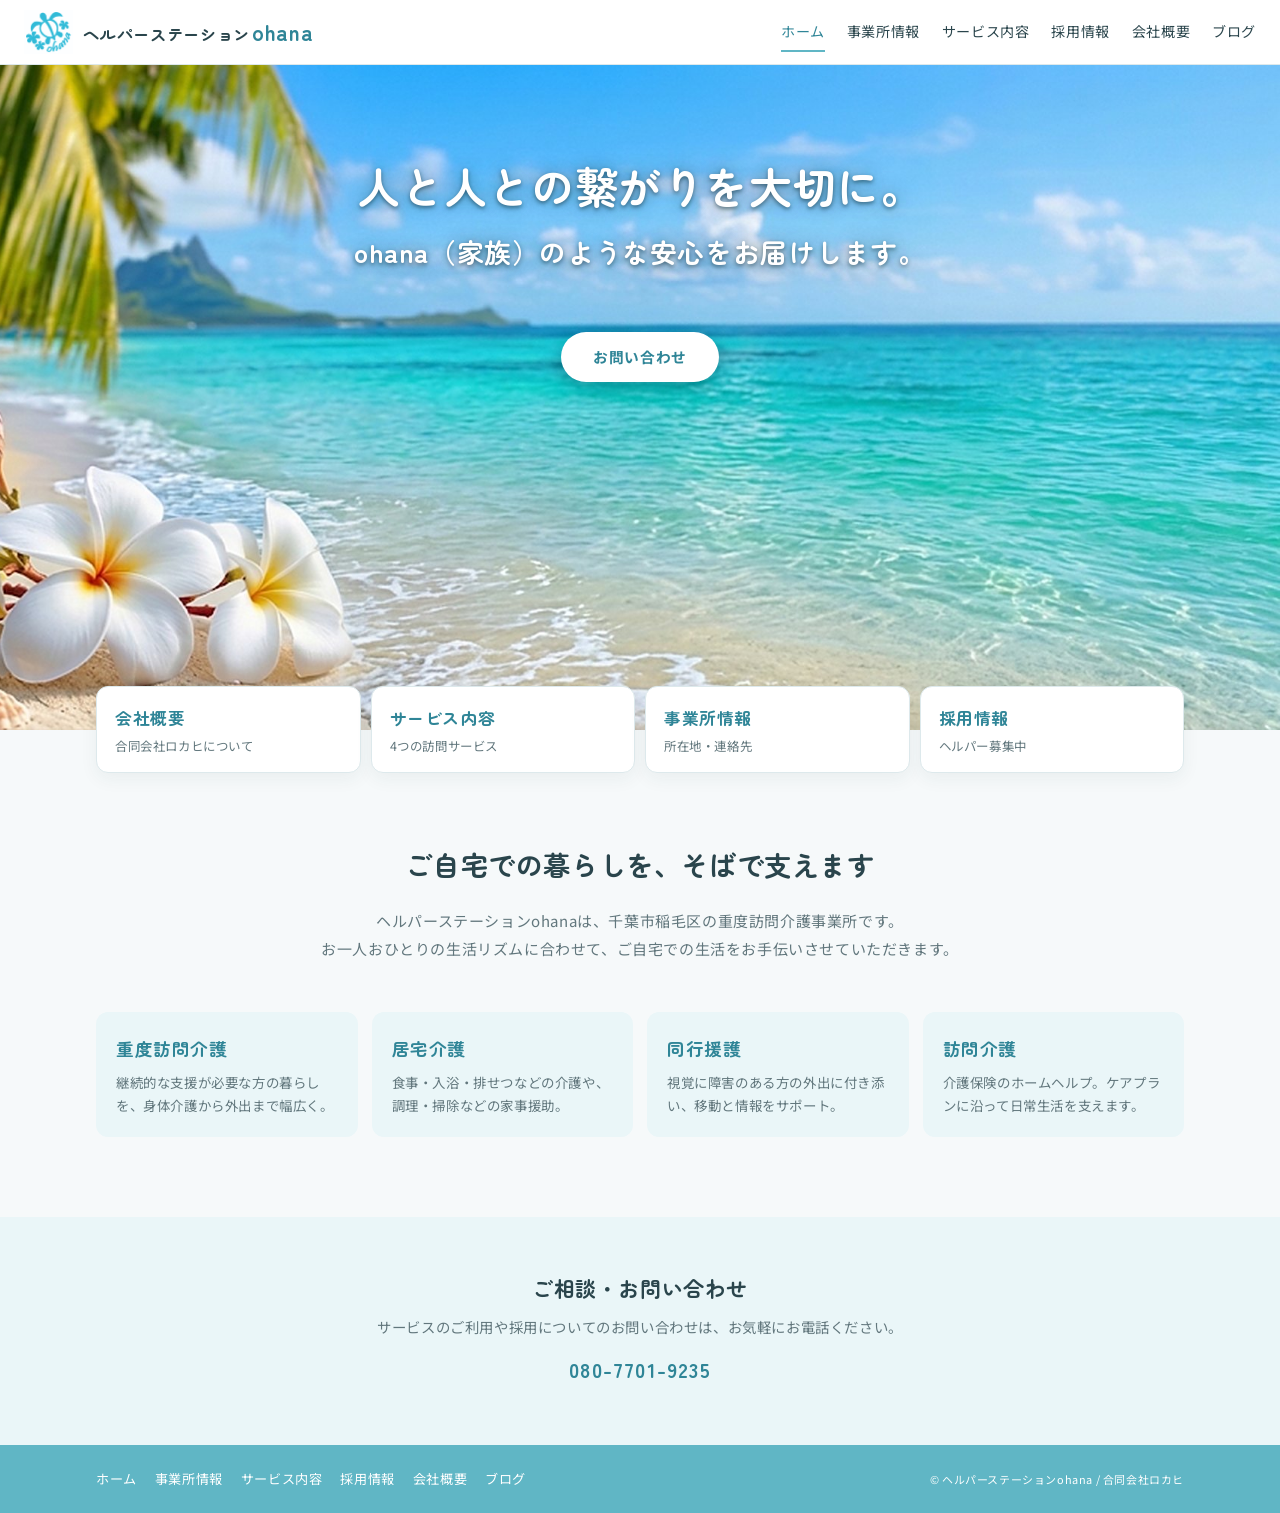
<file: index.html>
<!doctype html>
<html lang="ja">
<head>
<meta charset="utf-8">
<meta name="viewport" content="width=device-width, initial-scale=1, viewport-fit=cover">
<title>ヘルパーステーションohana｜千葉市稲毛区の重度訪問介護</title>
<meta name="description" content="千葉市稲毛区の重度訪問介護事業所「ヘルパーステーションohana」。お一人おひとりの生活リズムに合わせて、ご自宅での生活をお手伝いします。">
<meta property="og:type" content="website">
<meta property="og:site_name" content="ヘルパーステーションohana">
<meta property="og:title" content="ヘルパーステーションohana｜千葉市稲毛区の重度訪問介護">
<meta property="og:description" content="千葉市稲毛区の重度訪問介護事業所「ヘルパーステーションohana」。お一人おひとりの生活リズムに合わせて、ご自宅での生活をお手伝いします。">
<meta property="og:image" content="https://lokahi-care.com/assets/img/hero.jpg">
<link rel="icon" href="assets/img/favicon.png" type="image/png">
<link rel="apple-touch-icon" href="assets/img/apple-touch-icon.png">
<link rel="preconnect" href="https://fonts.googleapis.com">
<link rel="preconnect" href="https://fonts.gstatic.com" crossorigin>
<link rel="stylesheet" href="https://fonts.googleapis.com/css2?family=Zen+Maru+Gothic:wght@500;700&family=Noto+Sans+JP:wght@400;500;700&display=swap">
<link rel="stylesheet" href="assets/css/style.css">
</head>
<body>
<header class="site-header">
  <div class="wrap">
    <a class="brand" href="index.html"><img src="assets/img/logo.png" alt="" width="50" height="45"><span class="brand-name">ヘルパーステーション<b>ohana</b></span></a>
    <button class="menu-btn" id="menuBtn" type="button" aria-expanded="false" aria-controls="gnav">メニュー</button>
    <nav class="gnav" id="gnav" aria-label="メインメニュー">
      <a href="index.html" aria-current="page">ホーム</a>
      <a href="office.html">事業所情報</a>
      <a href="service.html">サービス内容</a>
      <a href="recruit.html">採用情報</a>
      <a href="company.html">会社概要</a>
      <a href="blog.html">ブログ</a>
    </nav>
  </div>
</header>

<main>
  <section class="hero">
    <div class="wrap hero-copy">
      <h1><span class="h1-a">人と人との繋がりを大切に。</span><span class="h1-b">ohana（家族）のような安心を<br class="sp">お届けします。</span></h1>
      <a class="btn" href="office.html">お問い合わせ</a>
    </div>
  </section>
  <nav class="quick wrap" aria-label="ページ一覧">
    <ul>
      <li><a href="company.html"><b>会社概要</b><span>合同会社ロカヒについて</span></a></li>
      <li><a href="service.html"><b>サービス内容</b><span>4つの訪問サービス</span></a></li>
      <li><a href="office.html"><b>事業所情報</b><span>所在地・連絡先</span></a></li>
      <li><a href="recruit.html"><b>採用情報</b><span>ヘルパー募集中</span></a></li>
    </ul>
  </nav>
  <div class="wrap">
    <div class="home-intro">
      <h2>ご自宅での暮らしを、そばで支えます</h2>
      <p class="about">ヘルパーステーションohanaは、千葉市稲毛区の重度訪問介護事業所です。<br>お一人おひとりの生活リズムに合わせて、ご自宅での生活をお手伝いさせていただきます。</p>
    </div>
    <ul class="svc-grid">
      <li><a href="service.html#s1"><b>重度訪問介護</b><span>継続的な支援が必要な方の暮らしを、身体介護から外出まで幅広く。</span></a></li>
      <li><a href="service.html#s2"><b>居宅介護</b><span>食事・入浴・排せつなどの介護や、調理・掃除などの家事援助。</span></a></li>
      <li><a href="service.html#s3"><b>同行援護</b><span>視覚に障害のある方の外出に付き添い、移動と情報をサポート。</span></a></li>
      <li><a href="service.html#s4"><b>訪問介護</b><span>介護保険のホームヘルプ。ケアプランに沿って日常生活を支えます。</span></a></li>
    </ul>
  </div>
</main>

<section class="contact-band">
  <div class="wrap">
    <h2>ご相談・お問い合わせ</h2>
    <p>サービスのご利用や採用についてのお問い合わせは、お気軽にお電話ください。</p>
    <span class="tel">080-7701-9235</span>
  </div>
</section>

<footer class="site-footer">
  <div class="wrap">
    <nav aria-label="フッターメニュー">
      <a href="index.html">ホーム</a><a href="office.html">事業所情報</a><a href="service.html">サービス内容</a><a href="recruit.html">採用情報</a><a href="company.html">会社概要</a><a href="blog.html">ブログ</a>
    </nav>
    <small>© ヘルパーステーションohana / 合同会社ロカヒ</small>
  </div>
</footer>

<script src="assets/js/main.js"></script>
</body>
</html>
</file>
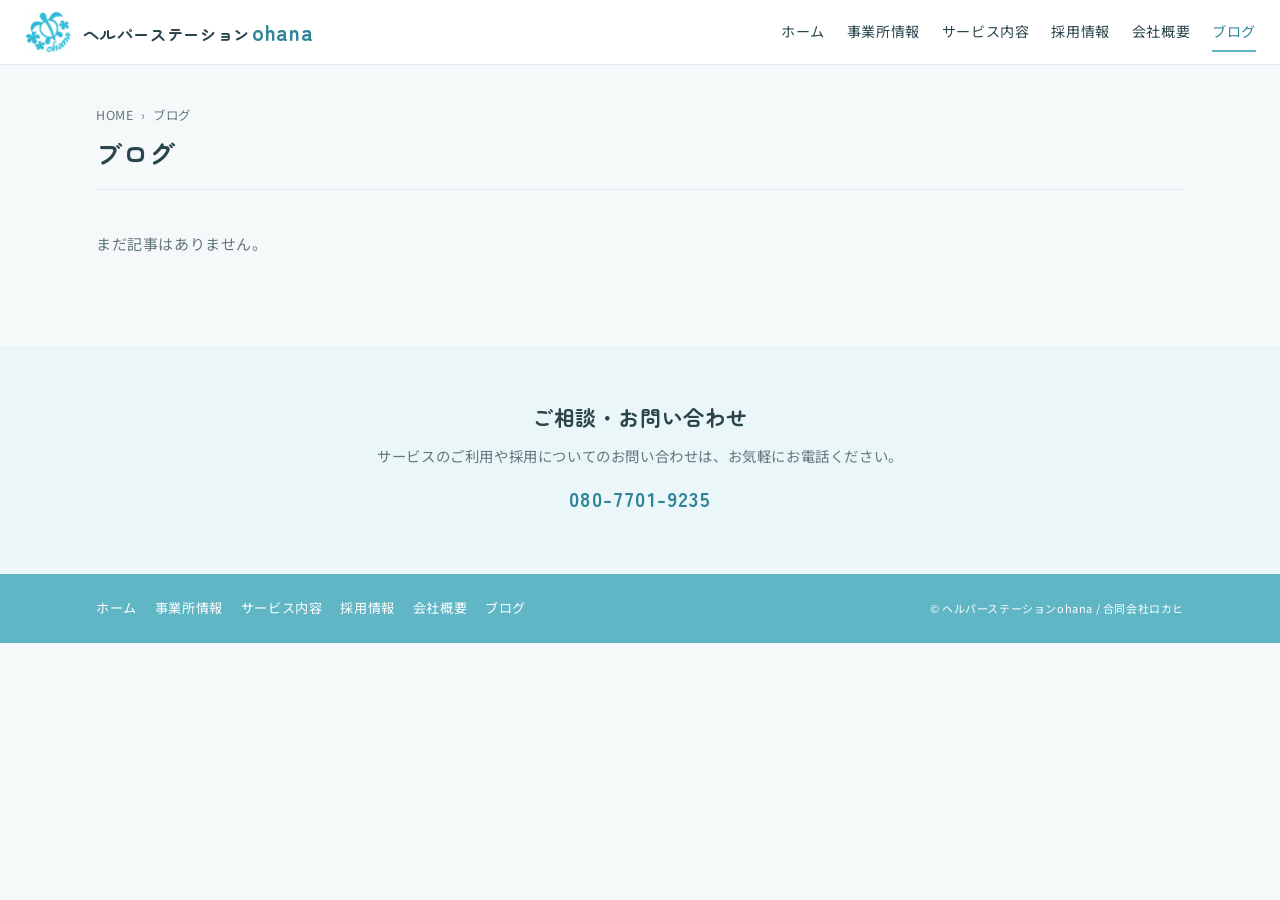
<file: blog.html>
<!doctype html>
<html lang="ja">
<head>
<meta charset="utf-8">
<meta name="viewport" content="width=device-width, initial-scale=1, viewport-fit=cover">
<title>ブログ｜ヘルパーステーションohana</title>
<meta name="description" content="ヘルパーステーションohanaの日々の様子をお届けします。">
<meta property="og:type" content="article">
<meta property="og:site_name" content="ヘルパーステーションohana">
<meta property="og:title" content="ブログ｜ヘルパーステーションohana">
<meta property="og:description" content="ヘルパーステーションohanaの日々の様子をお届けします。">
<meta property="og:image" content="https://lokahi-care.com/assets/img/hero.jpg">
<link rel="icon" href="assets/img/favicon.png" type="image/png">
<link rel="apple-touch-icon" href="assets/img/apple-touch-icon.png">
<link rel="preconnect" href="https://fonts.googleapis.com">
<link rel="preconnect" href="https://fonts.gstatic.com" crossorigin>
<link rel="stylesheet" href="https://fonts.googleapis.com/css2?family=Zen+Maru+Gothic:wght@500;700&family=Noto+Sans+JP:wght@400;500;700&display=swap">
<link rel="stylesheet" href="assets/css/style.css">
</head>
<body>
<header class="site-header">
  <div class="wrap">
    <a class="brand" href="index.html"><img src="assets/img/logo.png" alt="" width="50" height="45"><span class="brand-name">ヘルパーステーション<b>ohana</b></span></a>
    <button class="menu-btn" id="menuBtn" type="button" aria-expanded="false" aria-controls="gnav">メニュー</button>
    <nav class="gnav" id="gnav" aria-label="メインメニュー">
      <a href="index.html">ホーム</a>
      <a href="office.html">事業所情報</a>
      <a href="service.html">サービス内容</a>
      <a href="recruit.html">採用情報</a>
      <a href="company.html">会社概要</a>
      <a href="blog.html" aria-current="page">ブログ</a>
    </nav>
  </div>
</header>

<main>
  <div class="wrap">
    <div class="page-head"><p class="crumb"><a href="index.html">HOME</a><span aria-hidden="true">›</span>ブログ</p><h1>ブログ</h1></div>
    <div class="sub">
    <p class="blog-empty">まだ記事はありません。</p>
    </div>
  </div>
</main>

<section class="contact-band">
  <div class="wrap">
    <h2>ご相談・お問い合わせ</h2>
    <p>サービスのご利用や採用についてのお問い合わせは、お気軽にお電話ください。</p>
    <span class="tel">080-7701-9235</span>
  </div>
</section>

<footer class="site-footer">
  <div class="wrap">
    <nav aria-label="フッターメニュー">
      <a href="index.html">ホーム</a><a href="office.html">事業所情報</a><a href="service.html">サービス内容</a><a href="recruit.html">採用情報</a><a href="company.html">会社概要</a><a href="blog.html">ブログ</a>
    </nav>
    <small>© ヘルパーステーションohana / 合同会社ロカヒ</small>
  </div>
</footer>

<script src="assets/js/main.js"></script>
</body>
</html>
</file>
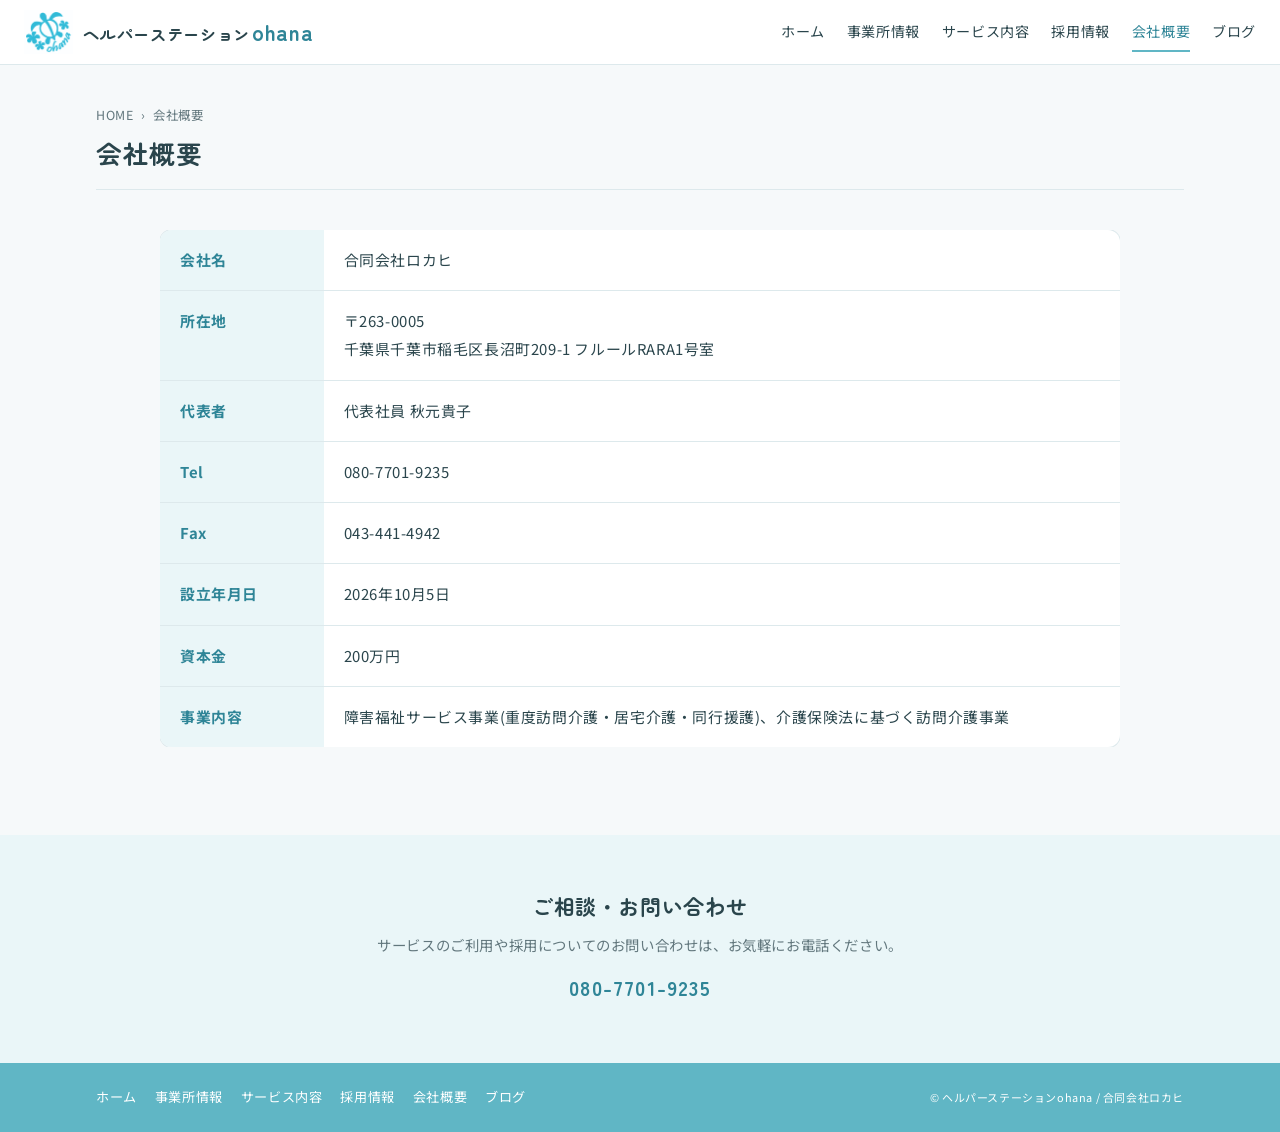
<file: company.html>
<!doctype html>
<html lang="ja">
<head>
<meta charset="utf-8">
<meta name="viewport" content="width=device-width, initial-scale=1, viewport-fit=cover">
<title>会社概要｜ヘルパーステーションohana</title>
<meta name="description" content="ヘルパーステーションohanaを運営する合同会社ロカヒの会社概要です。">
<meta property="og:type" content="article">
<meta property="og:site_name" content="ヘルパーステーションohana">
<meta property="og:title" content="会社概要｜ヘルパーステーションohana">
<meta property="og:description" content="ヘルパーステーションohanaを運営する合同会社ロカヒの会社概要です。">
<meta property="og:image" content="https://lokahi-care.com/assets/img/hero.jpg">
<link rel="icon" href="assets/img/favicon.png" type="image/png">
<link rel="apple-touch-icon" href="assets/img/apple-touch-icon.png">
<link rel="preconnect" href="https://fonts.googleapis.com">
<link rel="preconnect" href="https://fonts.gstatic.com" crossorigin>
<link rel="stylesheet" href="https://fonts.googleapis.com/css2?family=Zen+Maru+Gothic:wght@500;700&family=Noto+Sans+JP:wght@400;500;700&display=swap">
<link rel="stylesheet" href="assets/css/style.css">
</head>
<body>
<header class="site-header">
  <div class="wrap">
    <a class="brand" href="index.html"><img src="assets/img/logo.png" alt="" width="50" height="45"><span class="brand-name">ヘルパーステーション<b>ohana</b></span></a>
    <button class="menu-btn" id="menuBtn" type="button" aria-expanded="false" aria-controls="gnav">メニュー</button>
    <nav class="gnav" id="gnav" aria-label="メインメニュー">
      <a href="index.html">ホーム</a>
      <a href="office.html">事業所情報</a>
      <a href="service.html">サービス内容</a>
      <a href="recruit.html">採用情報</a>
      <a href="company.html" aria-current="page">会社概要</a>
      <a href="blog.html">ブログ</a>
    </nav>
  </div>
</header>

<main>
  <div class="wrap">
    <div class="page-head"><p class="crumb"><a href="index.html">HOME</a><span aria-hidden="true">›</span>会社概要</p><h1>会社概要</h1></div>
    <div class="sub narrow">
      <div class="table-scroll"><table class="info">
        <tr><th>会社名</th><td>合同会社ロカヒ</td></tr>
        <tr><th>所在地</th><td>〒263-0005<br>千葉県千葉市稲毛区長沼町209-1 フルールRARA1号室</td></tr>
        <tr><th>代表者</th><td>代表社員 秋元貴子</td></tr>
        <tr><th>Tel</th><td>080-7701-9235</td></tr>
        <tr><th>Fax</th><td>043-441-4942</td></tr>
        <tr><th>設立年月日</th><td>2026年10月5日</td></tr>
        <tr><th>資本金</th><td>200万円</td></tr>
        <tr><th>事業内容</th><td>障害福祉サービス事業(重度訪問介護・居宅介護・同行援護)、介護保険法に基づく訪問介護事業</td></tr>
      </table></div>
    </div>
  </div>
</main>

<section class="contact-band">
  <div class="wrap">
    <h2>ご相談・お問い合わせ</h2>
    <p>サービスのご利用や採用についてのお問い合わせは、お気軽にお電話ください。</p>
    <span class="tel">080-7701-9235</span>
  </div>
</section>

<footer class="site-footer">
  <div class="wrap">
    <nav aria-label="フッターメニュー">
      <a href="index.html">ホーム</a><a href="office.html">事業所情報</a><a href="service.html">サービス内容</a><a href="recruit.html">採用情報</a><a href="company.html">会社概要</a><a href="blog.html">ブログ</a>
    </nav>
    <small>© ヘルパーステーションohana / 合同会社ロカヒ</small>
  </div>
</footer>

<script src="assets/js/main.js"></script>
</body>
</html>
</file>
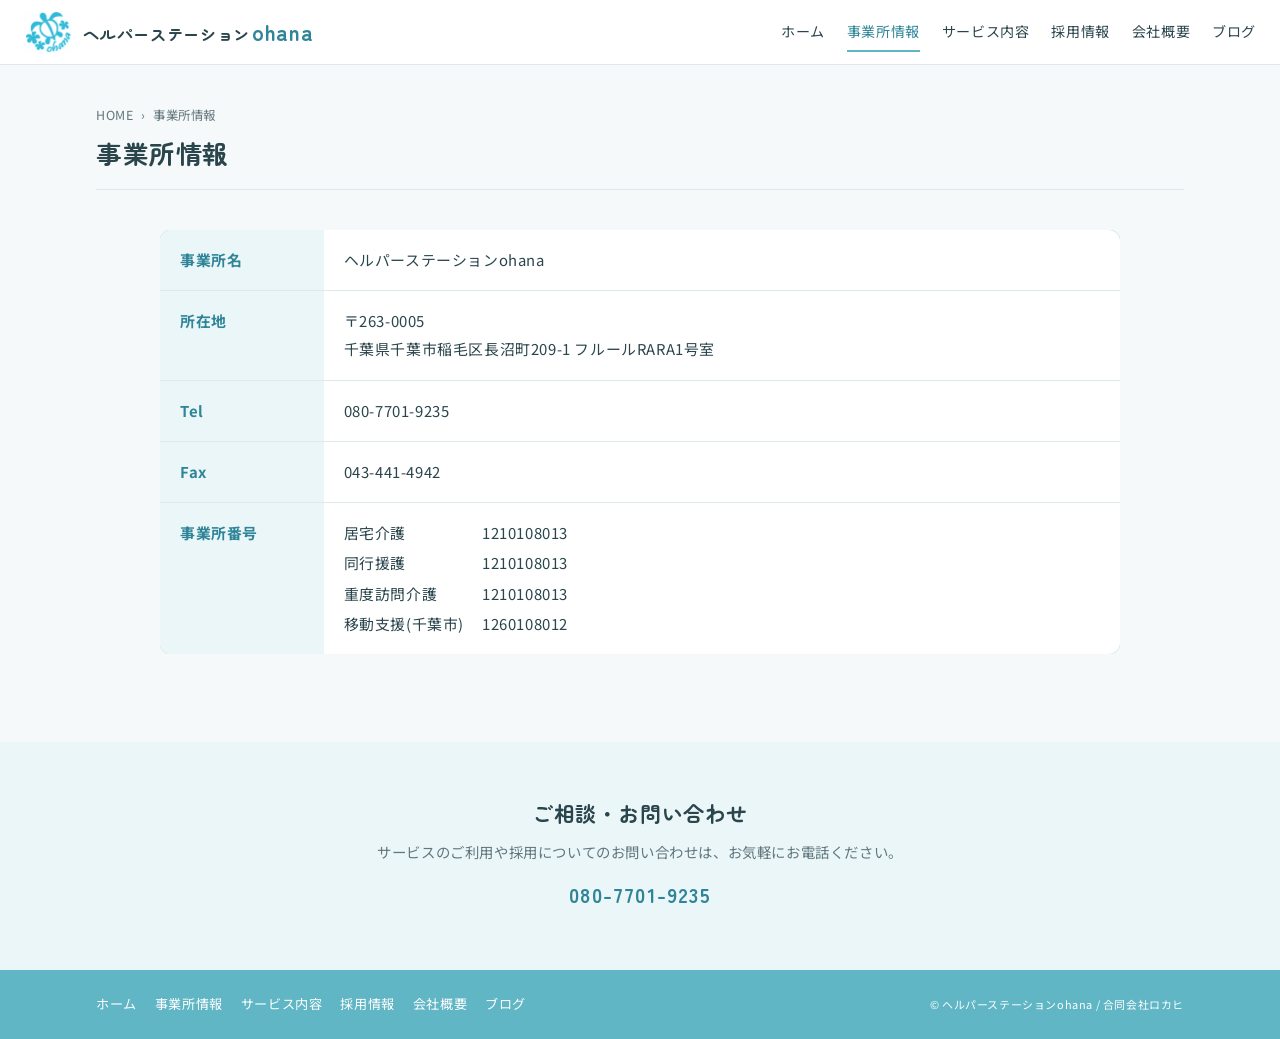
<file: office.html>
<!doctype html>
<html lang="ja">
<head>
<meta charset="utf-8">
<meta name="viewport" content="width=device-width, initial-scale=1, viewport-fit=cover">
<title>事業所情報｜ヘルパーステーションohana</title>
<meta name="description" content="ヘルパーステーションohanaの所在地・電話番号・事業所番号などの事業所情報です。">
<meta property="og:type" content="article">
<meta property="og:site_name" content="ヘルパーステーションohana">
<meta property="og:title" content="事業所情報｜ヘルパーステーションohana">
<meta property="og:description" content="ヘルパーステーションohanaの所在地・電話番号・事業所番号などの事業所情報です。">
<meta property="og:image" content="https://lokahi-care.com/assets/img/hero.jpg">
<link rel="icon" href="assets/img/favicon.png" type="image/png">
<link rel="apple-touch-icon" href="assets/img/apple-touch-icon.png">
<link rel="preconnect" href="https://fonts.googleapis.com">
<link rel="preconnect" href="https://fonts.gstatic.com" crossorigin>
<link rel="stylesheet" href="https://fonts.googleapis.com/css2?family=Zen+Maru+Gothic:wght@500;700&family=Noto+Sans+JP:wght@400;500;700&display=swap">
<link rel="stylesheet" href="assets/css/style.css">
</head>
<body>
<header class="site-header">
  <div class="wrap">
    <a class="brand" href="index.html"><img src="assets/img/logo.png" alt="" width="50" height="45"><span class="brand-name">ヘルパーステーション<b>ohana</b></span></a>
    <button class="menu-btn" id="menuBtn" type="button" aria-expanded="false" aria-controls="gnav">メニュー</button>
    <nav class="gnav" id="gnav" aria-label="メインメニュー">
      <a href="index.html">ホーム</a>
      <a href="office.html" aria-current="page">事業所情報</a>
      <a href="service.html">サービス内容</a>
      <a href="recruit.html">採用情報</a>
      <a href="company.html">会社概要</a>
      <a href="blog.html">ブログ</a>
    </nav>
  </div>
</header>

<main>
  <div class="wrap">
    <div class="page-head"><p class="crumb"><a href="index.html">HOME</a><span aria-hidden="true">›</span>事業所情報</p><h1>事業所情報</h1></div>
    <div class="sub narrow">
      <div class="table-scroll"><table class="info">
        <tr><th>事業所名</th><td>ヘルパーステーションohana</td></tr>
        <tr><th>所在地</th><td>〒263-0005<br>千葉県千葉市稲毛区長沼町209-1 フルールRARA1号室</td></tr>
        <tr><th>Tel</th><td>080-7701-9235</td></tr>
        <tr><th>Fax</th><td>043-441-4942</td></tr>
        <tr><th>事業所番号</th><td><dl>
          <dt>居宅介護</dt><dd>1210108013</dd>
          <dt>同行援護</dt><dd>1210108013</dd>
          <dt>重度訪問介護</dt><dd>1210108013</dd>
          <dt>移動支援(千葉市)</dt><dd>1260108012</dd>
        </dl></td></tr>
      </table></div>
    </div>
  </div>
</main>

<section class="contact-band">
  <div class="wrap">
    <h2>ご相談・お問い合わせ</h2>
    <p>サービスのご利用や採用についてのお問い合わせは、お気軽にお電話ください。</p>
    <span class="tel">080-7701-9235</span>
  </div>
</section>

<footer class="site-footer">
  <div class="wrap">
    <nav aria-label="フッターメニュー">
      <a href="index.html">ホーム</a><a href="office.html">事業所情報</a><a href="service.html">サービス内容</a><a href="recruit.html">採用情報</a><a href="company.html">会社概要</a><a href="blog.html">ブログ</a>
    </nav>
    <small>© ヘルパーステーションohana / 合同会社ロカヒ</small>
  </div>
</footer>

<script src="assets/js/main.js"></script>
</body>
</html>
</file>
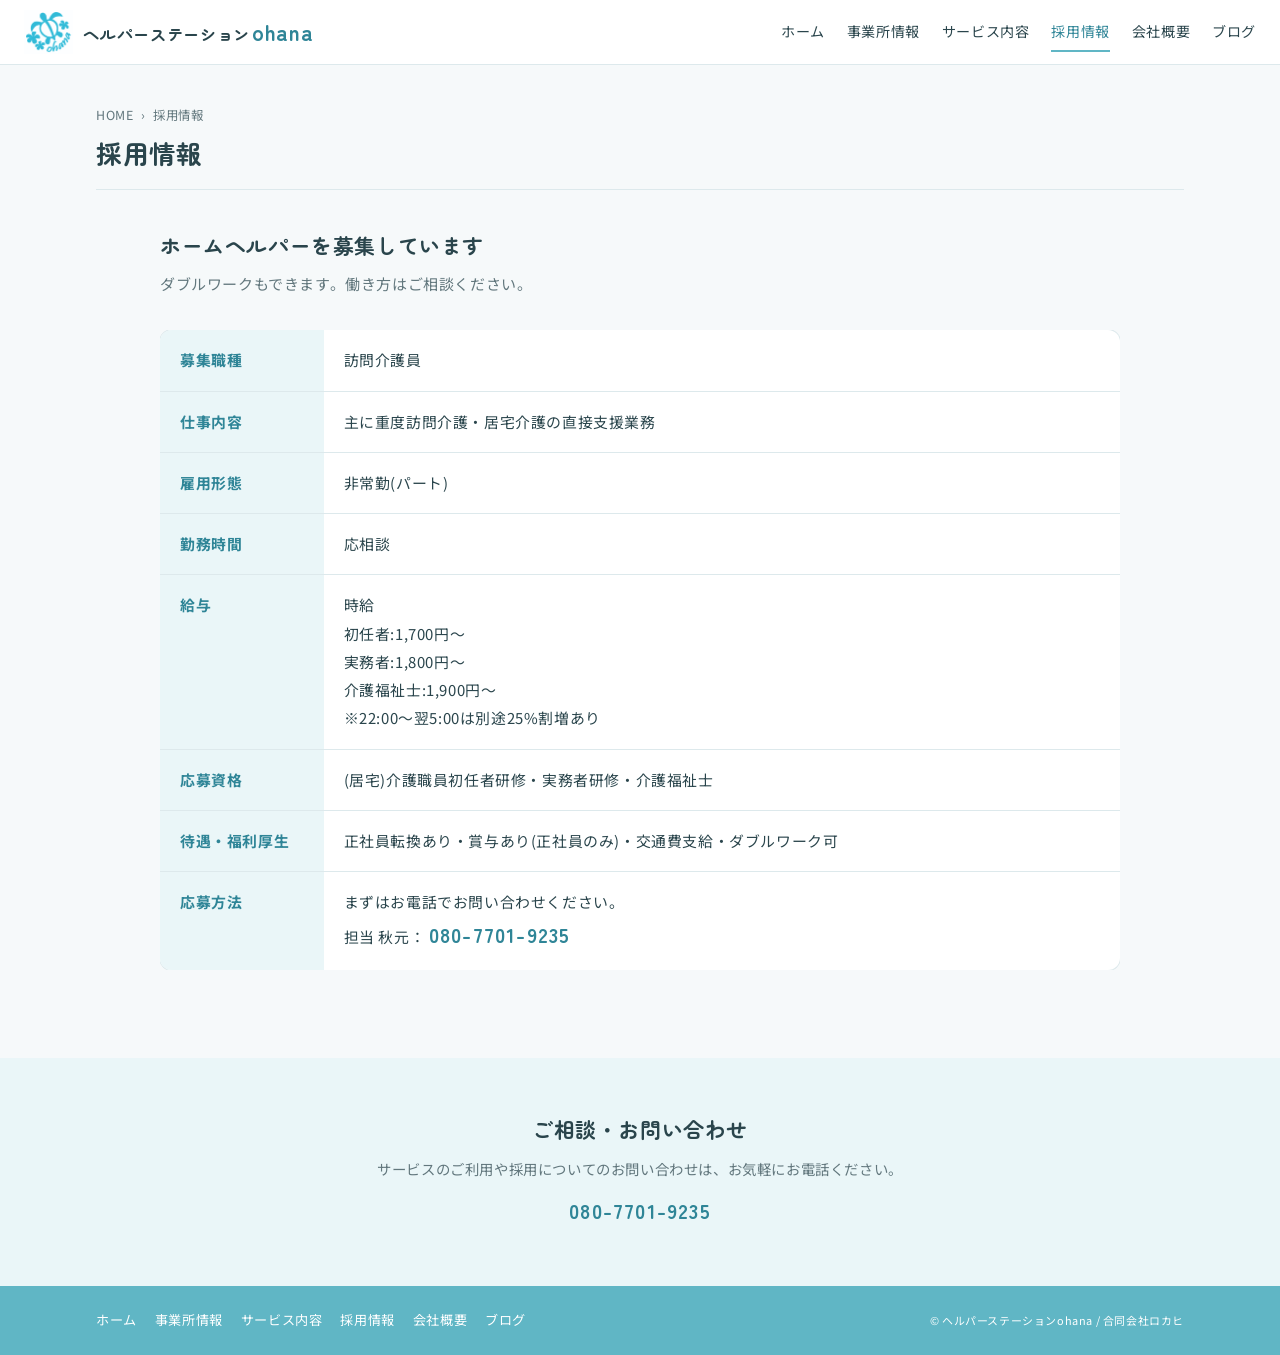
<file: recruit.html>
<!doctype html>
<html lang="ja">
<head>
<meta charset="utf-8">
<meta name="viewport" content="width=device-width, initial-scale=1, viewport-fit=cover">
<title>採用情報｜ヘルパーステーションohana</title>
<meta name="description" content="ヘルパーステーションohanaでは訪問介護員(ホームヘルパー)を募集しています。">
<meta property="og:type" content="article">
<meta property="og:site_name" content="ヘルパーステーションohana">
<meta property="og:title" content="採用情報｜ヘルパーステーションohana">
<meta property="og:description" content="ヘルパーステーションohanaでは訪問介護員(ホームヘルパー)を募集しています。">
<meta property="og:image" content="https://lokahi-care.com/assets/img/hero.jpg">
<link rel="icon" href="assets/img/favicon.png" type="image/png">
<link rel="apple-touch-icon" href="assets/img/apple-touch-icon.png">
<link rel="preconnect" href="https://fonts.googleapis.com">
<link rel="preconnect" href="https://fonts.gstatic.com" crossorigin>
<link rel="stylesheet" href="https://fonts.googleapis.com/css2?family=Zen+Maru+Gothic:wght@500;700&family=Noto+Sans+JP:wght@400;500;700&display=swap">
<link rel="stylesheet" href="assets/css/style.css">
</head>
<body>
<header class="site-header">
  <div class="wrap">
    <a class="brand" href="index.html"><img src="assets/img/logo.png" alt="" width="50" height="45"><span class="brand-name">ヘルパーステーション<b>ohana</b></span></a>
    <button class="menu-btn" id="menuBtn" type="button" aria-expanded="false" aria-controls="gnav">メニュー</button>
    <nav class="gnav" id="gnav" aria-label="メインメニュー">
      <a href="index.html">ホーム</a>
      <a href="office.html">事業所情報</a>
      <a href="service.html">サービス内容</a>
      <a href="recruit.html" aria-current="page">採用情報</a>
      <a href="company.html">会社概要</a>
      <a href="blog.html">ブログ</a>
    </nav>
  </div>
</header>

<main>
  <div class="wrap">
    <div class="page-head"><p class="crumb"><a href="index.html">HOME</a><span aria-hidden="true">›</span>採用情報</p><h1>採用情報</h1></div>
    <div class="sub narrow">
      <div class="recruit-lead">
        <h2>ホームヘルパーを募集しています</h2>
        <p>ダブルワークもできます。働き方はご相談ください。</p>
      </div>
      <div class="table-scroll"><table class="info">
        <tr><th>募集職種</th><td>訪問介護員</td></tr>
        <tr><th>仕事内容</th><td>主に重度訪問介護・居宅介護の直接支援業務</td></tr>
        <tr><th>雇用形態</th><td>非常勤(パート)</td></tr>
        <tr><th>勤務時間</th><td>応相談</td></tr>
        <tr><th>給与</th><td>時給<br>初任者:1,700円〜<br>実務者:1,800円〜<br>介護福祉士:1,900円〜<br>※22:00〜翌5:00は別途25%割増あり</td></tr>
        <tr><th>応募資格</th><td>(居宅)介護職員初任者研修・実務者研修・介護福祉士</td></tr>
        <tr><th>待遇・福利厚生</th><td>正社員転換あり・賞与あり(正社員のみ)・交通費支給・ダブルワーク可</td></tr>
        <tr><th>応募方法</th><td>まずはお電話でお問い合わせください。<br>担当 秋元： <span class="tel">080-7701-9235</span></td></tr>
      </table></div>
    </div>
  </div>
</main>

<section class="contact-band">
  <div class="wrap">
    <h2>ご相談・お問い合わせ</h2>
    <p>サービスのご利用や採用についてのお問い合わせは、お気軽にお電話ください。</p>
    <span class="tel">080-7701-9235</span>
  </div>
</section>

<footer class="site-footer">
  <div class="wrap">
    <nav aria-label="フッターメニュー">
      <a href="index.html">ホーム</a><a href="office.html">事業所情報</a><a href="service.html">サービス内容</a><a href="recruit.html">採用情報</a><a href="company.html">会社概要</a><a href="blog.html">ブログ</a>
    </nav>
    <small>© ヘルパーステーションohana / 合同会社ロカヒ</small>
  </div>
</footer>

<script src="assets/js/main.js"></script>
</body>
</html>
</file>
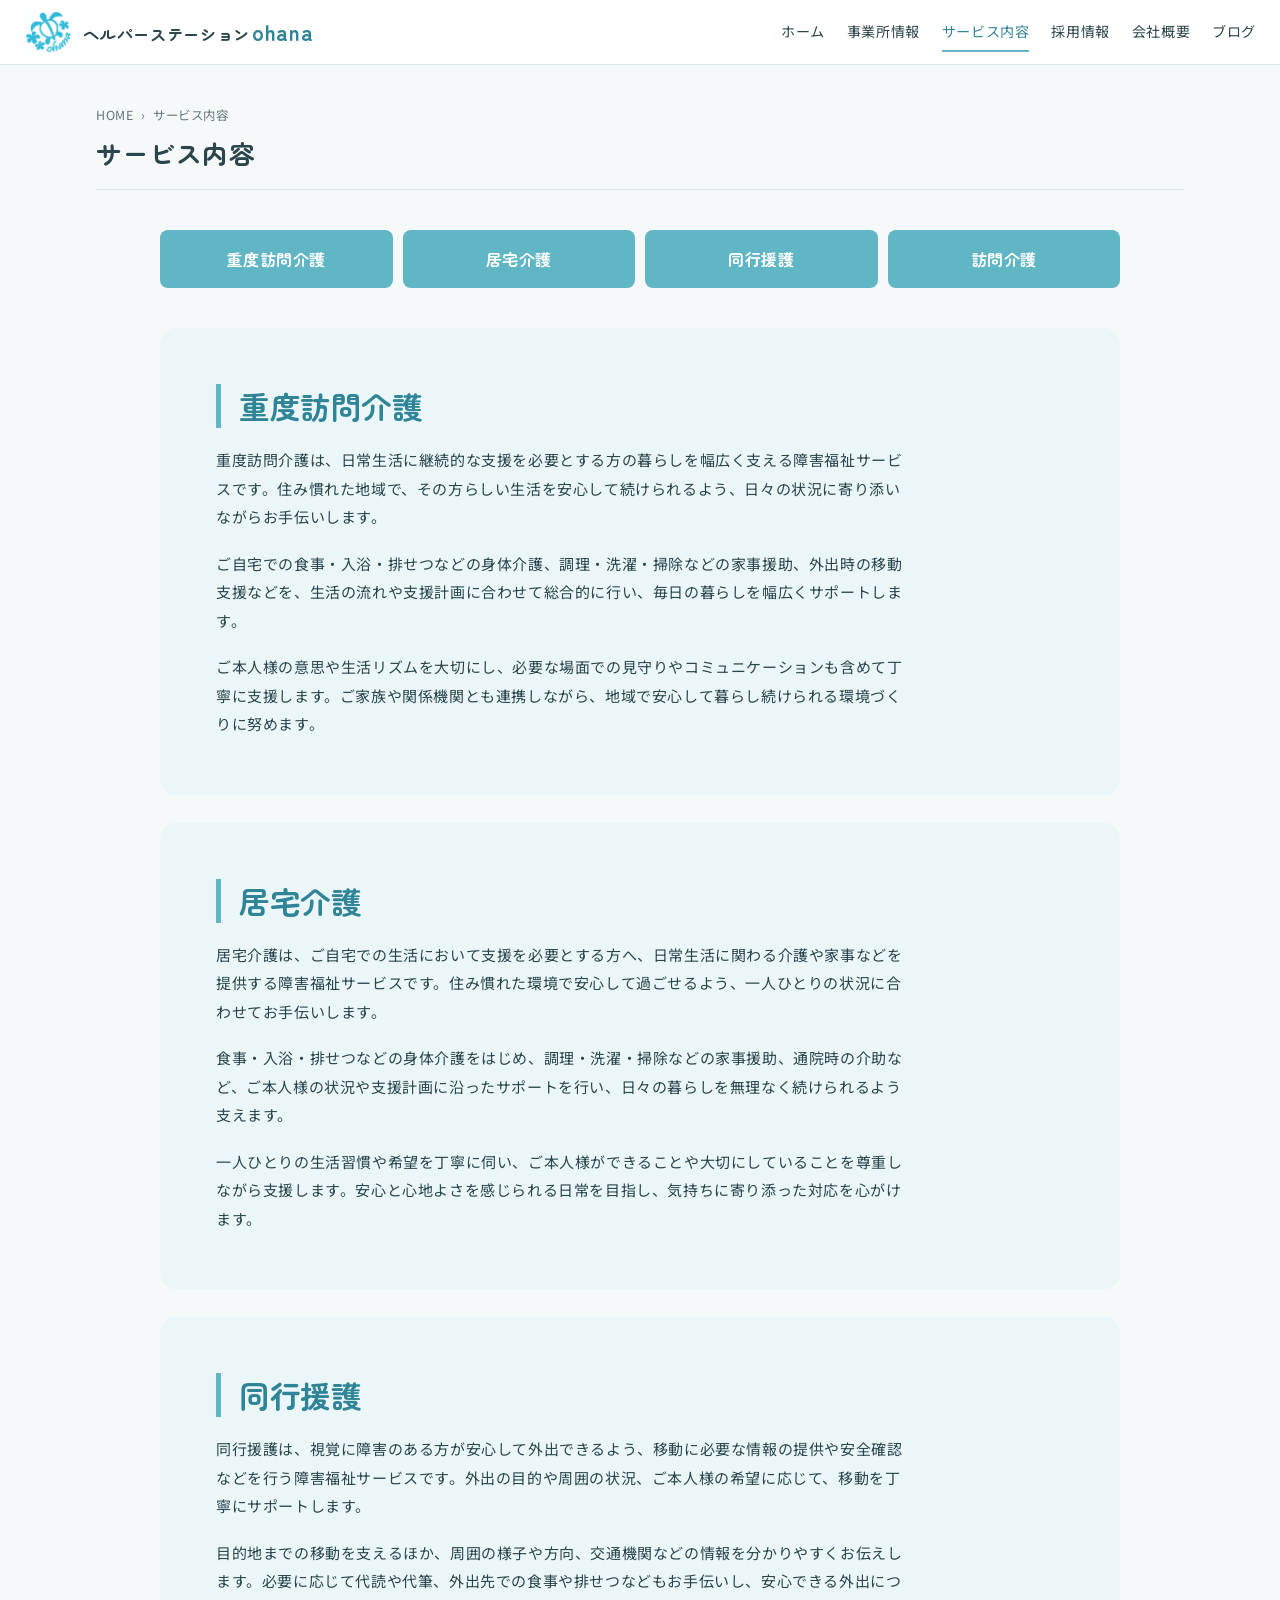
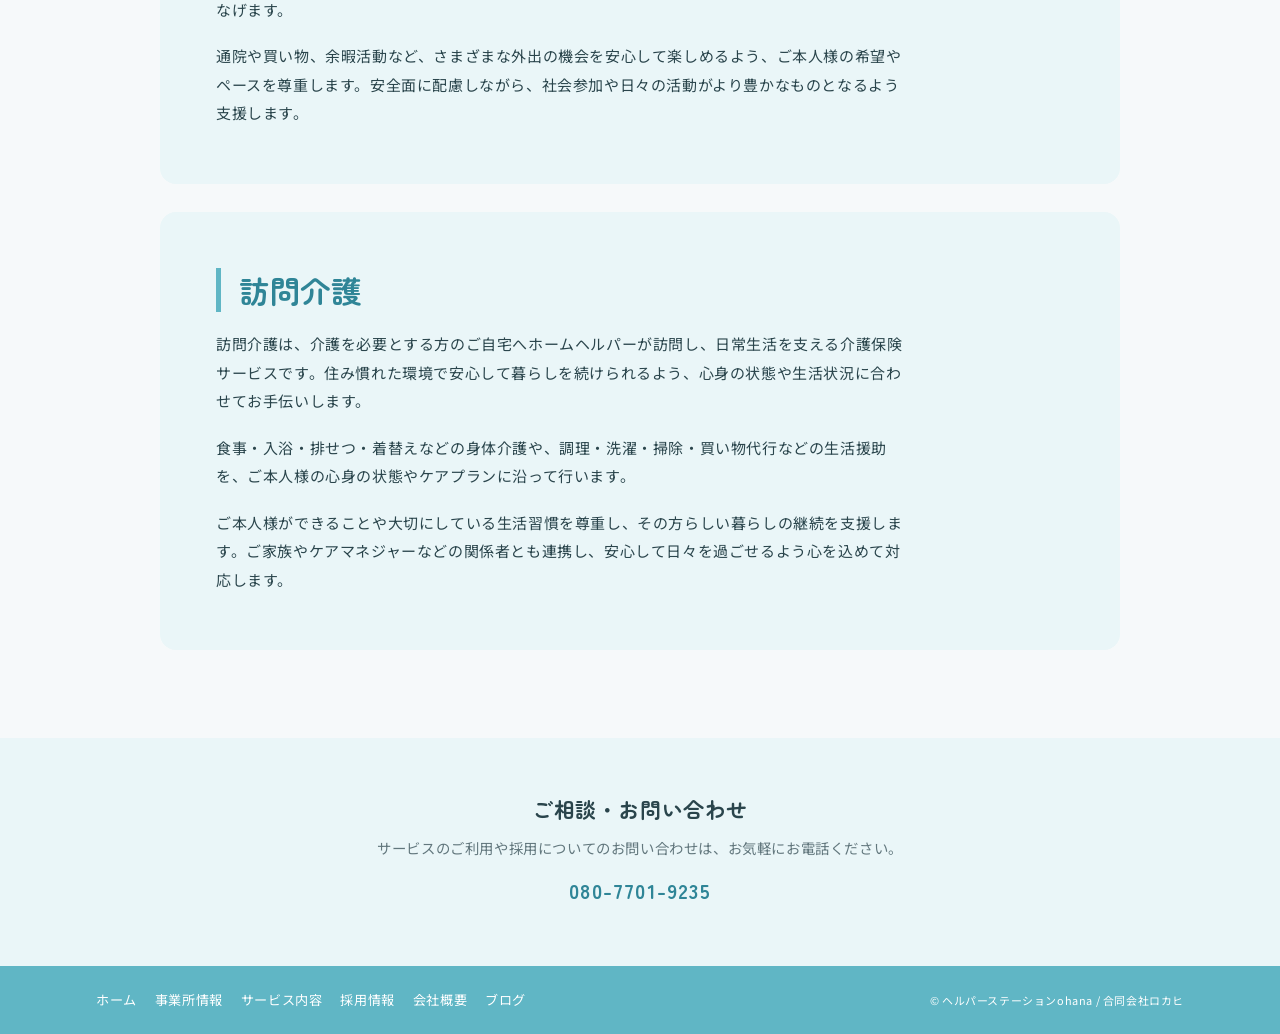
<file: service.html>
<!doctype html>
<html lang="ja">
<head>
<meta charset="utf-8">
<meta name="viewport" content="width=device-width, initial-scale=1, viewport-fit=cover">
<title>サービス内容｜ヘルパーステーションohana</title>
<meta name="description" content="重度訪問介護・居宅介護・同行援護・訪問介護。ヘルパーステーションohanaのサービス内容をご紹介します。">
<meta property="og:type" content="article">
<meta property="og:site_name" content="ヘルパーステーションohana">
<meta property="og:title" content="サービス内容｜ヘルパーステーションohana">
<meta property="og:description" content="重度訪問介護・居宅介護・同行援護・訪問介護。ヘルパーステーションohanaのサービス内容をご紹介します。">
<meta property="og:image" content="https://lokahi-care.com/assets/img/hero.jpg">
<link rel="icon" href="assets/img/favicon.png" type="image/png">
<link rel="apple-touch-icon" href="assets/img/apple-touch-icon.png">
<link rel="preconnect" href="https://fonts.googleapis.com">
<link rel="preconnect" href="https://fonts.gstatic.com" crossorigin>
<link rel="stylesheet" href="https://fonts.googleapis.com/css2?family=Zen+Maru+Gothic:wght@500;700&family=Noto+Sans+JP:wght@400;500;700&display=swap">
<link rel="stylesheet" href="assets/css/style.css">
</head>
<body>
<header class="site-header">
  <div class="wrap">
    <a class="brand" href="index.html"><img src="assets/img/logo.png" alt="" width="50" height="45"><span class="brand-name">ヘルパーステーション<b>ohana</b></span></a>
    <button class="menu-btn" id="menuBtn" type="button" aria-expanded="false" aria-controls="gnav">メニュー</button>
    <nav class="gnav" id="gnav" aria-label="メインメニュー">
      <a href="index.html">ホーム</a>
      <a href="office.html">事業所情報</a>
      <a href="service.html" aria-current="page">サービス内容</a>
      <a href="recruit.html">採用情報</a>
      <a href="company.html">会社概要</a>
      <a href="blog.html">ブログ</a>
    </nav>
  </div>
</header>

<main>
  <div class="wrap">
    <div class="page-head"><p class="crumb"><a href="index.html">HOME</a><span aria-hidden="true">›</span>サービス内容</p><h1>サービス内容</h1></div>
    <div class="sub narrow">
      <div class="svc-tabs">
        <a href="#s1">重度訪問介護</a>
        <a href="#s2">居宅介護</a>
        <a href="#s3">同行援護</a>
        <a href="#s4">訪問介護</a>
      </div>
      <div class="svc-list">
        <article class="svc-card" id="s1">
          <h2>重度訪問介護</h2>
          <p>重度訪問介護は、日常生活に継続的な支援を必要とする方の暮らしを幅広く支える障害福祉サービスです。住み慣れた地域で、その方らしい生活を安心して続けられるよう、日々の状況に寄り添いながらお手伝いします。</p>
          <p>ご自宅での食事・入浴・排せつなどの身体介護、調理・洗濯・掃除などの家事援助、外出時の移動支援などを、生活の流れや支援計画に合わせて総合的に行い、毎日の暮らしを幅広くサポートします。</p>
          <p>ご本人様の意思や生活リズムを大切にし、必要な場面での見守りやコミュニケーションも含めて丁寧に支援します。ご家族や関係機関とも連携しながら、地域で安心して暮らし続けられる環境づくりに努めます。</p>
        </article>
        <article class="svc-card" id="s2">
          <h2>居宅介護</h2>
          <p>居宅介護は、ご自宅での生活において支援を必要とする方へ、日常生活に関わる介護や家事などを提供する障害福祉サービスです。住み慣れた環境で安心して過ごせるよう、一人ひとりの状況に合わせてお手伝いします。</p>
          <p>食事・入浴・排せつなどの身体介護をはじめ、調理・洗濯・掃除などの家事援助、通院時の介助など、ご本人様の状況や支援計画に沿ったサポートを行い、日々の暮らしを無理なく続けられるよう支えます。</p>
          <p>一人ひとりの生活習慣や希望を丁寧に伺い、ご本人様ができることや大切にしていることを尊重しながら支援します。安心と心地よさを感じられる日常を目指し、気持ちに寄り添った対応を心がけます。</p>
        </article>
        <article class="svc-card" id="s3">
          <h2>同行援護</h2>
          <p>同行援護は、視覚に障害のある方が安心して外出できるよう、移動に必要な情報の提供や安全確認などを行う障害福祉サービスです。外出の目的や周囲の状況、ご本人様の希望に応じて、移動を丁寧にサポートします。</p>
          <p>目的地までの移動を支えるほか、周囲の様子や方向、交通機関などの情報を分かりやすくお伝えします。必要に応じて代読や代筆、外出先での食事や排せつなどもお手伝いし、安心できる外出につなげます。</p>
          <p>通院や買い物、余暇活動など、さまざまな外出の機会を安心して楽しめるよう、ご本人様の希望やペースを尊重します。安全面に配慮しながら、社会参加や日々の活動がより豊かなものとなるよう支援します。</p>
        </article>
        <article class="svc-card" id="s4">
          <h2>訪問介護</h2>
          <p>訪問介護は、介護を必要とする方のご自宅へホームヘルパーが訪問し、日常生活を支える介護保険サービスです。住み慣れた環境で安心して暮らしを続けられるよう、心身の状態や生活状況に合わせてお手伝いします。</p>
          <p>食事・入浴・排せつ・着替えなどの身体介護や、調理・洗濯・掃除・買い物代行などの生活援助を、ご本人様の心身の状態やケアプランに沿って行います。</p>
          <p>ご本人様ができることや大切にしている生活習慣を尊重し、その方らしい暮らしの継続を支援します。ご家族やケアマネジャーなどの関係者とも連携し、安心して日々を過ごせるよう心を込めて対応します。</p>
        </article>
      </div>
    </div>
  </div>
</main>

<section class="contact-band">
  <div class="wrap">
    <h2>ご相談・お問い合わせ</h2>
    <p>サービスのご利用や採用についてのお問い合わせは、お気軽にお電話ください。</p>
    <span class="tel">080-7701-9235</span>
  </div>
</section>

<footer class="site-footer">
  <div class="wrap">
    <nav aria-label="フッターメニュー">
      <a href="index.html">ホーム</a><a href="office.html">事業所情報</a><a href="service.html">サービス内容</a><a href="recruit.html">採用情報</a><a href="company.html">会社概要</a><a href="blog.html">ブログ</a>
    </nav>
    <small>© ヘルパーステーションohana / 合同会社ロカヒ</small>
  </div>
</footer>

<script src="assets/js/main.js"></script>
</body>
</html>
</file>
<file: assets/css/style.css>
/* ヘルパーステーションohana サイト共通スタイル */
/* Layout: WordPress版と同じ6ページ構成(ホーム/事業所情報/サービス内容/採用情報/会社概要/ブログ)。上部ナビで切替、トップは水平線の海。ダークモードでも明るいまま */
:root{
  color-scheme:light;
  --bg:#f6f9fa;
  --paper:#ffffff;
  --ink:#2a454c;
  --muted:#62777d;
  --line:#dde9ec;
  --brand:#60B6C5;
  --brand-soft:#eaf6f8;
  --deep:#2f8597;
  --todo:#c0612b;
  --display:"Zen Maru Gothic","Hiragino Maru Gothic ProN","Noto Sans JP",sans-serif;
  --body:"Noto Sans JP","Hiragino Sans","Yu Gothic",sans-serif;
}
*{box-sizing:border-box}
body{margin:0;background:var(--bg);color:var(--ink);font-family:var(--body);line-height:1.9;letter-spacing:.04em;font-size:15px}
body::before{content:"";position:fixed;inset:0 0 auto;height:env(safe-area-inset-top,0px);z-index:30;background:var(--paper)}
h1,h2,h3{margin:0;font-family:var(--display);line-height:1.45;text-wrap:balance;font-weight:700}
p{margin:0}
a{color:var(--deep)}
.wrap{max-width:1120px;margin:0 auto;padding-left:max(16px,env(safe-area-inset-left,0px));padding-right:max(16px,env(safe-area-inset-right,0px))}
.narrow{max-width:960px;margin-inline:auto}

/* header */
.site-header{position:sticky;top:env(safe-area-inset-top,0px);z-index:20;background:var(--paper);box-shadow:0 1px 0 var(--line)}
.site-header .wrap{max-width:none;padding-left:max(24px,env(safe-area-inset-left,0px));padding-right:max(24px,env(safe-area-inset-right,0px));display:flex;align-items:center;justify-content:space-between;gap:12px;min-height:64px}
.brand{display:flex;align-items:center;gap:10px;text-decoration:none;color:var(--ink);min-width:0}
.brand img{height:44px;width:auto;flex:none}
.brand-name{font-family:var(--display);font-weight:700;font-size:1.02rem;color:var(--ink);letter-spacing:.04em;line-height:1.3}
.brand-name b{color:var(--deep);font-size:1.3em;margin-left:.1em}
@media (max-width:400px){.brand-name{font-size:.86rem}.brand img{height:36px}}
.gnav{display:flex;gap:4px 22px;flex-wrap:wrap;justify-content:flex-end}
.gnav a{color:var(--ink);text-decoration:none;font-size:.88rem;padding:6px 0;border-bottom:2px solid transparent}
.gnav a[aria-current="page"]{color:var(--deep);border-bottom-color:var(--brand)}
.gnav a:hover{color:var(--deep)}
.menu-btn{display:none;font:inherit;font-size:.85rem;background:var(--brand-soft);color:var(--deep);border:0;border-radius:999px;padding:.35em 1.1em;cursor:pointer}
@media (max-width:820px){
  .menu-btn{display:block}
  .gnav{display:none;position:absolute;left:0;right:0;top:100%;background:var(--paper);flex-direction:column;gap:0;padding:8px max(16px,env(safe-area-inset-right,0px)) 14px max(16px,env(safe-area-inset-left,0px));box-shadow:0 8px 16px rgba(42,69,76,.08)}
  .gnav.open{display:flex}
  .gnav a{padding:10px 0;border-bottom:1px solid var(--line)}
  .gnav a[aria-current="page"]{border-bottom-color:var(--line);font-weight:700}
}
a:focus-visible,button:focus-visible,input:focus-visible{outline:3px solid var(--deep);outline-offset:2px;border-radius:4px}

/* hero (top) */
.hero{position:relative;height:clamp(440px,52vw,720px);background:url(../img/hero-beach-plumeria.jpg) 100% 50%/cover;overflow:hidden}
.hero::before{content:"";position:absolute;inset:0;background:linear-gradient(180deg,rgba(255,255,255,.55) 0%,rgba(255,255,255,.32) 45%,rgba(255,255,255,.05) 100%)}
.hero-copy{position:relative;text-align:center;display:grid;justify-items:center;gap:14px;padding-top:clamp(48px,7vw,96px)}
.eyebrow{font-size:.82rem;letter-spacing:.2em;color:var(--deep);font-weight:700}
.hero h1{font-size:clamp(1.6rem,3.8vw,2.7rem);color:var(--ink);display:grid;gap:.35em}
.hero h1 .h1-b{font-size:.62em;line-height:1.6}
.hero h1 br.sp{display:none}
.hero-copy .btn{margin-top:clamp(18px,3.4vw,44px)}
.hero .btn{background:#fff;color:#2f8597;box-shadow:0 6px 18px rgba(0,40,50,.35)}.hero .btn:hover{background:#eaf6f8;color:#256f7e}
.hero::before{background:none}
.hero h1{color:#fff;text-shadow:0 2px 4px rgba(10,40,50,.55),0 0 18px rgba(10,50,60,.45)}
@media (max-width:560px){.hero h1 br.sp{display:inline}.hero{background-position:22% 50%}}
.hero .lead{font-size:clamp(.88rem,1.4vw,1rem)}
.btn{display:inline-block;background:var(--brand);color:#fff;font-weight:700;text-decoration:none;padding:.75em 2.2em;border-radius:999px;box-shadow:0 4px 14px rgba(47,133,151,.25);font-size:.92rem}
.btn:hover{background:var(--deep)}

.quick{margin-top:-44px;position:relative;z-index:2}
.quick ul{list-style:none;margin:0;padding:0;display:grid;grid-template-columns:repeat(4,1fr);gap:10px}
.quick a{display:grid;gap:2px;background:var(--paper);border:1px solid var(--line);border-radius:12px;padding:16px 18px;text-decoration:none;color:var(--ink);box-shadow:0 6px 18px rgba(42,69,76,.06);height:100%}
.quick a b{font-family:var(--display);font-size:1.05rem;color:var(--deep)}
.quick a span{font-size:.78rem;color:var(--muted);line-height:1.6}
.quick a:hover{border-color:var(--brand)}
@media (max-width:900px){.quick ul{grid-template-columns:repeat(2,1fr)}}
@media (max-width:560px){.quick a{padding:14px 12px}.quick a span{letter-spacing:0;font-size:.74rem}}

.home-intro{padding-block:72px 24px;display:grid;gap:22px;text-align:center;justify-items:center}
.home-intro h2{font-size:clamp(1.3rem,2.6vw,1.7rem)}
.home-intro .about{max-width:46em;color:var(--muted)}
.svc-grid{list-style:none;margin:0;padding:0;display:grid;grid-template-columns:repeat(4,1fr);gap:14px;padding-block:24px 80px}
.svc-grid a{display:grid;gap:6px;background:var(--brand-soft);border-radius:12px;padding:20px;text-decoration:none;color:var(--ink);height:100%}
.svc-grid b{font-family:var(--display);font-size:1.1rem;color:var(--deep)}
.svc-grid span{font-size:.84rem;color:var(--muted);line-height:1.7}
@media (max-width:900px){.svc-grid{grid-template-columns:repeat(2,1fr)}}
@media (max-width:480px){.svc-grid{grid-template-columns:1fr}}

/* sub pages */
.page-head{padding-block:40px 18px;border-bottom:1px solid var(--line);margin-bottom:40px;display:grid;gap:6px}
.crumb{font-size:.78rem;color:var(--muted);display:flex;gap:.6em;align-items:center}
.crumb a{color:var(--muted);text-decoration:none}
.page-head h1{font-size:1.6rem}
.sub{padding-bottom:88px}

.info{width:100%;border-collapse:collapse;background:var(--paper);border-radius:12px;overflow:hidden;box-shadow:0 0 0 1px var(--line)}
.info th,.info td{text-align:left;vertical-align:top;padding:16px 20px;border-bottom:1px solid var(--line);font-size:.93rem}
.info tr:last-child th,.info tr:last-child td{border-bottom:0}
.info th{width:11em;font-weight:700;background:var(--brand-soft);color:var(--deep);white-space:nowrap}
.info td{font-variant-numeric:tabular-nums}
.info dl{margin:0;display:grid;grid-template-columns:auto 1fr;gap:2px 1.2em}
.info dd{margin:0}
@media (max-width:600px){.info th,.info td{display:block;width:auto}.info th{padding:10px 20px;border-bottom:0}.info td{padding:14px 20px}}
.todo{color:var(--todo);font-size:.82rem;background:color-mix(in srgb,var(--todo) 9%,transparent);padding:1px 8px;border-radius:999px;margin-left:.4em;white-space:nowrap}
.table-scroll{overflow-x:auto}

.svc-tabs{display:grid;grid-template-columns:repeat(4,1fr);gap:10px;margin-bottom:40px}
.svc-tabs a{display:block;text-align:center;text-decoration:none;font:inherit;font-weight:700;background:var(--brand);color:#fff;border:0;border-radius:8px;padding:14px 8px;cursor:pointer;font-family:var(--display);font-size:1rem}
.svc-tabs a:hover{background:var(--deep)}
@media (max-width:640px){.svc-tabs{grid-template-columns:repeat(2,1fr)}}
.svc-card{background:var(--brand-soft);border-radius:16px;padding:clamp(24px,5vw,56px);display:grid;gap:18px;scroll-margin-top:90px}
.svc-list{display:grid;gap:28px}
.svc-card h2{font-size:clamp(1.4rem,3vw,1.9rem);color:var(--deep);padding-left:18px;border-left:5px solid var(--brand)}
.svc-card p{max-width:46em}

.recruit-lead{display:grid;gap:10px;margin-bottom:32px}
.recruit-lead h2{font-size:1.3rem}
.recruit-lead p{color:var(--muted)}
.tel{font-family:var(--display);font-size:1.25rem;font-weight:700;color:var(--deep);letter-spacing:.06em;user-select:all}

.contact-band{background:var(--brand-soft)}
.contact-band .wrap{padding-block:56px;display:grid;gap:10px;justify-items:center;text-align:center}
.contact-band h2{font-size:1.3rem}
.contact-band p{color:var(--muted);font-size:.9rem}

.site-footer{background:var(--brand);color:#fff}
.site-footer .wrap{padding-block:22px;display:flex;flex-wrap:wrap;gap:8px 24px;justify-content:space-between;align-items:center;font-size:.82rem}
.site-footer nav{display:flex;flex-wrap:wrap;gap:4px 18px}
.site-footer a{color:#fff;text-decoration:none}
.site-footer a:hover{text-decoration:underline}

.menu-btn{white-space:nowrap;flex:none}
@media (max-width:480px){.site-header .wrap{padding-left:max(14px,env(safe-area-inset-left,0px));padding-right:max(14px,env(safe-area-inset-right,0px))}.brand{gap:8px}.brand img{height:34px}.brand-name{font-size:.8rem;white-space:nowrap}}
@media (prefers-reduced-motion:no-preference){html{scroll-behavior:smooth}}

/* blog */
.blog-list{list-style:none;margin:0;padding:0;display:grid;grid-template-columns:repeat(3,1fr);gap:20px}
@media (max-width:900px){.blog-list{grid-template-columns:repeat(2,1fr)}}
@media (max-width:560px){.blog-list{grid-template-columns:1fr}}
.blog-card{display:grid;gap:8px;align-content:start;background:var(--paper);border:1px solid var(--line);border-radius:12px;overflow:hidden;text-decoration:none;color:var(--ink);height:100%;padding-bottom:16px}
.blog-card:hover{border-color:var(--brand)}
.blog-card>*:not(.blog-thumb){padding-inline:16px}
.blog-card b{font-family:var(--display);font-size:1.05rem;color:var(--deep);line-height:1.5}
.blog-thumb{display:block;aspect-ratio:3/2;background:var(--brand-soft)}
.blog-thumb img{width:100%;height:100%;object-fit:cover;display:block}
.blog-meta{font-size:.8rem;color:var(--muted);display:flex;gap:1em;flex-wrap:wrap}
.blog-excerpt{font-size:.84rem;color:var(--muted);line-height:1.7}
.blog-empty{color:var(--muted)}
.blog-article{display:grid;gap:24px}
.blog-cover{width:100%;max-height:560px;object-fit:cover;border-radius:12px;display:block}
.blog-body{display:grid;gap:1em;line-height:1.95}
.blog-body p{margin:0}
.blog-gallery{list-style:none;margin:0;padding:0;display:grid;grid-template-columns:repeat(auto-fill,minmax(150px,1fr));gap:8px}
.blog-gallery img{width:100%;aspect-ratio:1;object-fit:cover;border-radius:8px;display:block}
.blog-back a{color:var(--deep)}
</file>
